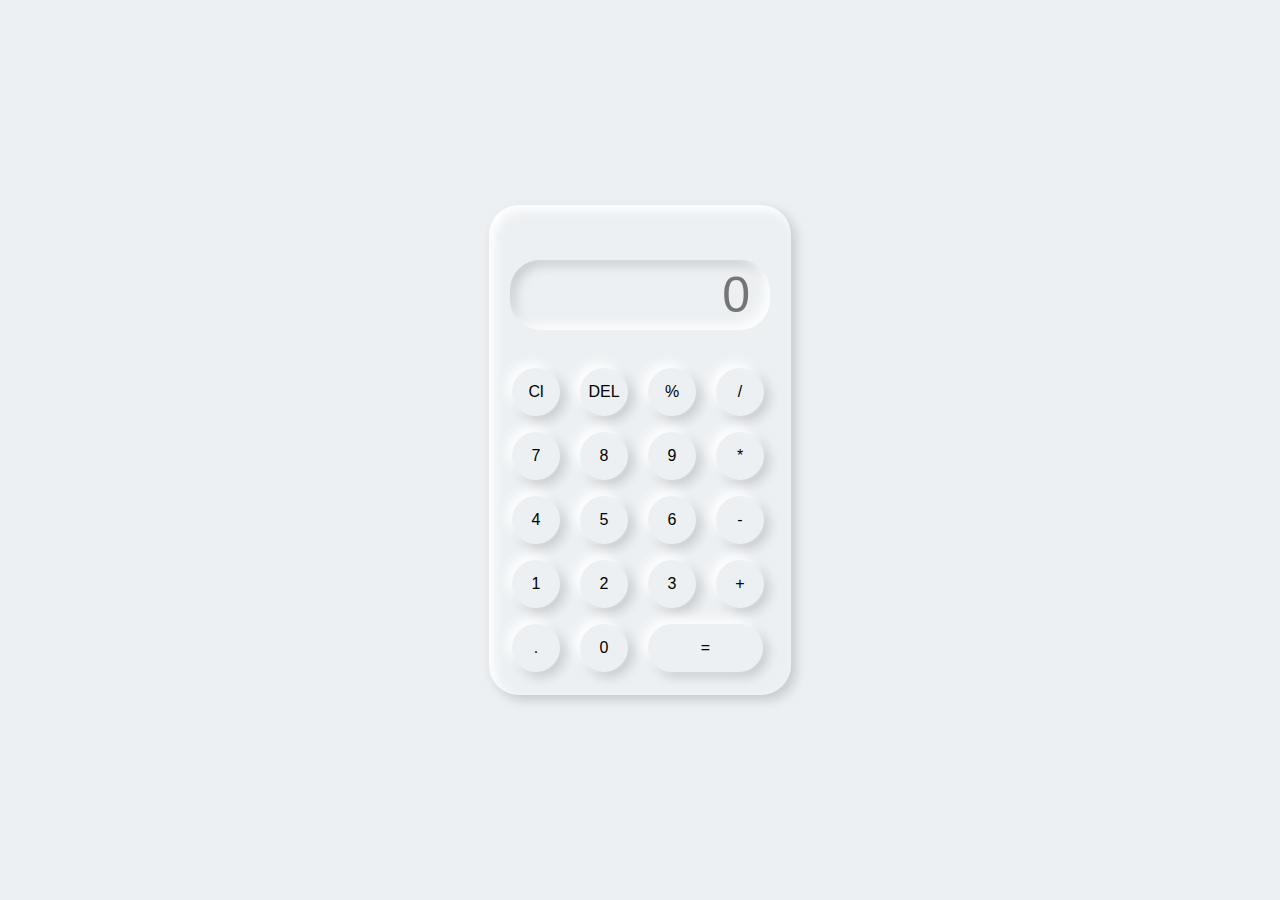
<file: Sixteen/Calculator/index.html>
<!DOCTYPE html>
<html lang="en">
<head>
  <meta charset="UTF-8">
  <meta name="viewport" content="width=device-width, initial-scale=1.0">
  <meta http-equiv="X-UA-Compatible" content="ie=edge">
  <title>Calculator</title>
  <link href="style.css" rel="stylesheet">
</head>
<body>
    <div class="container">
      <div class="calculator">
        <input type="text" placeholder="0" id="output-screen">
        <button onclick="clear()">Cl</button>
        <button onclick="del()">DEL</button>
        <button onclick="display('%')">%</button>
        <button onclick="display('/')">/</button>
        <button onclick="display('7')">7</button>
        <button onclick="display('8')">8</button>
        <button onclick="display('9')">9</button>
        <button onclick="display('*')">*</button>
        <button onclick="display('4')">4</button>
        <button onclick="display('5')">5</button>
        <button onclick="display('6')">6</button>
        <button onclick="display('-')">-</button>
        <button onclick="display('1')">1</button>
        <button onclick="display('2')">2</button>
        <button onclick="display('3')">3</button>
        <button onclick="display('+')">+</button>
        <button onclick="display('.')">.</button>
        <button onclick="display('0')">0</button>
        <button onclick="calculate()" class="equal">=</button>
      </div>
    </div>
  <script src="script.js"></script>
</body>
</html>
</file>
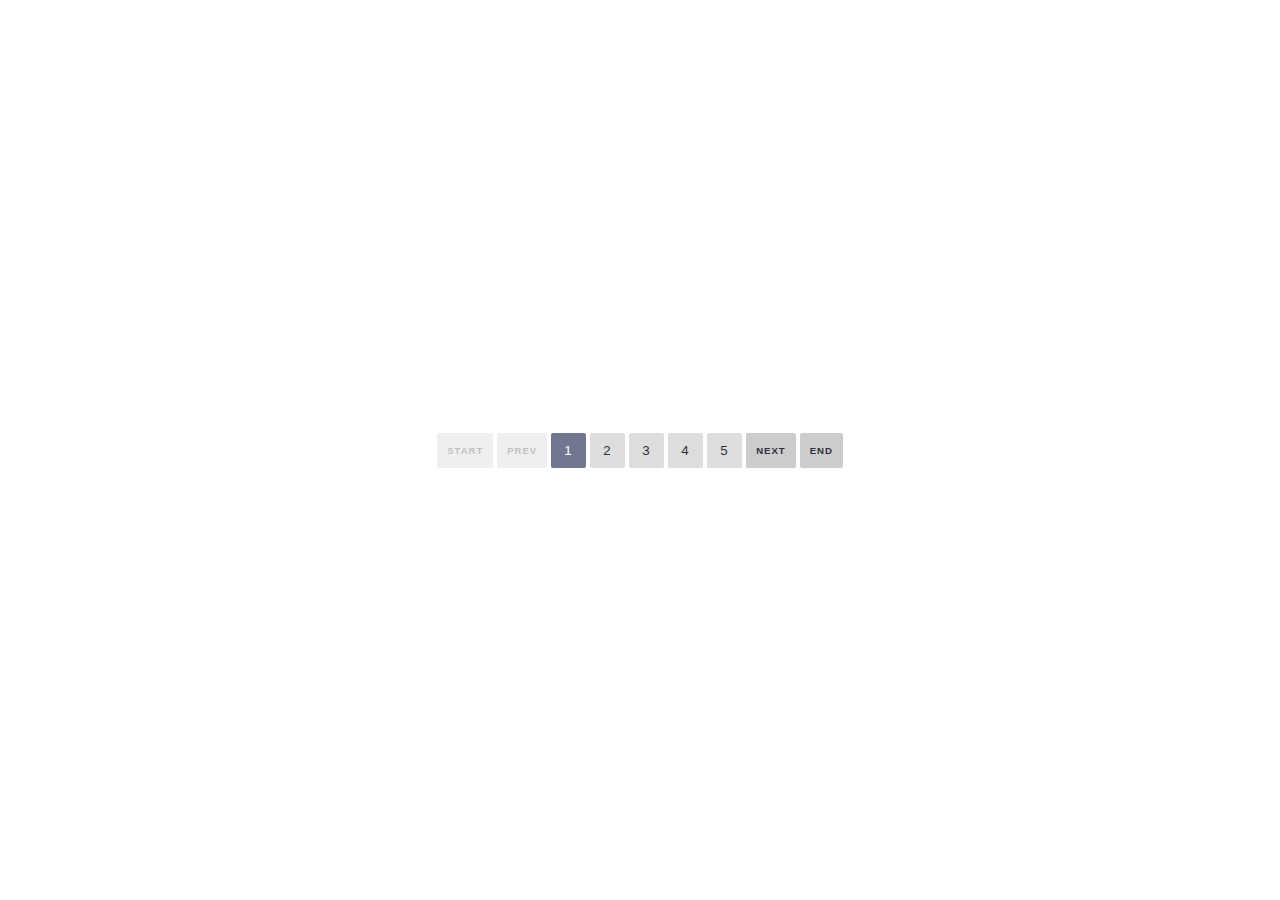
<file: Sixteen/Pagination/index.html>
<!DOCTYPE html>
<html lang="en">
<head>
    <meta charset="UTF-8">
    <meta http-equiv="X-UA-Compatible" content="IE=edge">
    <meta name="viewport" content="width=device-width, initial-scale=1.0">
    <title>Pagination</title>
    <link rel="stylesheet" href="style.css">
</head>
<body>
    <script src="script.js"></script>
</body>
</html>
</file>
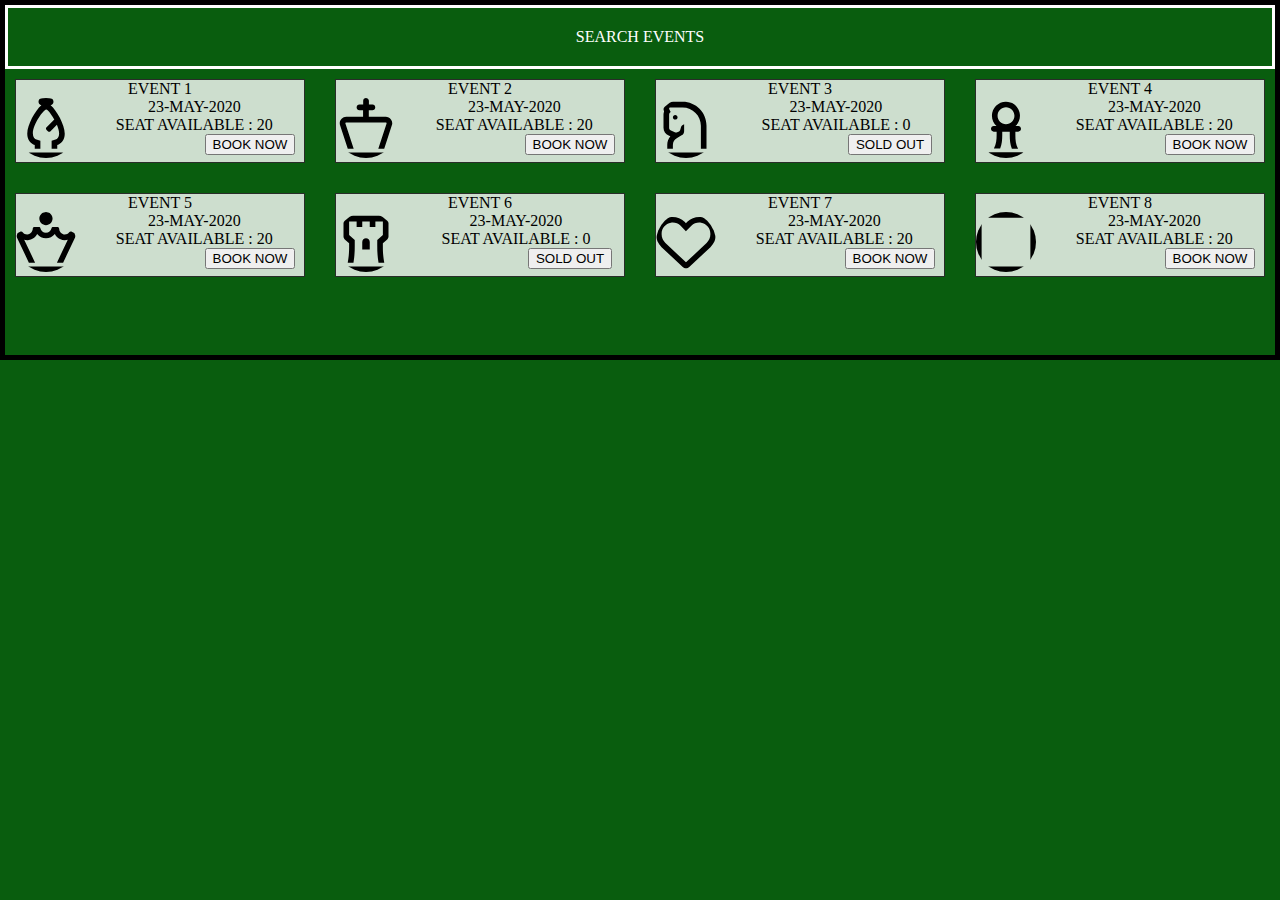
<file: Thirteen/EventsHomePage/index.html>
<!DOCTYPE html>
<html lang="en">
<head>
    <meta charset="UTF-8">
    <meta http-equiv="X-UA-Compatible" content="IE=edge">
    <meta name="viewport" content="width=device-width, initial-scale=1.0">
    <title>events home page</title>
    <link rel="stylesheet" href="style.css">
</head>
<body>
    <nav class="main-box">
        <p class="title">SEARCH EVENTS</p>
        <div class="events">
            <div class="event">
                <p>EVENT 1</p>
                <div class="subdiv">
                    <div>
                        <svg xmlns="http://www.w3.org/2000/svg" viewBox="0 0 320 512"><!--! Font Awesome Pro 6.1.2 by @fontawesome - https://fontawesome.com License - https://fontawesome.com/license (Commercial License) Copyright 2022 Fonticons, Inc. --><path d="M296 464H23.1C10.75 464 0 474.7 0 487.1S10.75 512 23.1 512h272C309.3 512 320 501.3 320 488S309.3 464 296 464zM0 304c0 51.63 30.12 85.25 64 96v32h48v-67.13l-33.5-10.63C63.75 349.5 48 333.9 48 304c0-84.1 93.2-206.5 112.6-206.5c19.63 0 60.01 67.18 70.28 85.8l-66.13 66.13c-3.125 3.125-4.688 7.219-4.688 11.31S161.6 268.9 164.8 272L176 283.2c3.125 3.125 7.219 4.688 11.31 4.688s8.188-1.562 11.31-4.688L253 229C264.4 256.8 272 283.5 272 304c0 29.88-15.75 45.5-30.5 50.25L208 364.9V432H256v-32c33.88-10.75 64-44.38 64-96c0-73.38-67.75-197.2-120.6-241.5C213.4 59.12 224 47 224 32c0-17.62-14.38-32-32-32H128C110.4 0 96 14.38 96 32c0 15 10.62 27.12 24.62 30.5C67.75 106.8 0 230.6 0 304z"/></svg>
                    </div>
                    <div>
                        <p>23-MAY-2020</p>
                        <p>SEAT AVAILABLE : 20</p>
                        <button>BOOK NOW</button>
                    </div>
                </div>
            </div>
            <div class="event">
                <p>EVENT 2</p>
                <div class="subdiv">
                    <div>
                        <svg xmlns="http://www.w3.org/2000/svg" viewBox="0 0 448 512"><!--! Font Awesome Pro 6.1.2 by @fontawesome - https://fontawesome.com License - https://fontawesome.com/license (Commercial License) Copyright 2022 Fonticons, Inc. --><path d="M391.9 464H55.95c-13.25 0-23.1 10.75-23.1 23.1S42.7 512 55.95 512h335.1c13.25 0 23.1-10.75 23.1-23.1S405.2 464 391.9 464zM448 216c0-11.82-3.783-23.51-11.08-33.17c-10.3-14.39-27-22.88-44.73-22.88L247.9 160V104h31.1c13.2 0 24.06-10.8 24.06-24S293.1 56 279.9 56h-31.1V23.1C247.9 10.8 237.2 0 223.1 0S199.9 10.8 199.9 23.1V56H167.9c-13.2 0-23.97 10.8-23.97 24S154.7 104 167.9 104h31.1V160H55.95C24.72 160 0 185.3 0 215.9C0 221.6 .8893 227.4 2.704 233L68.45 432h50.5L48.33 218.4C48.09 217.6 47.98 216.9 47.98 216.1C47.98 212.3 50.93 208 55.95 208h335.9c6.076 0 8.115 5.494 8.115 8.113c0 .6341-.078 1.269-.2405 1.887L328.8 432h50.62l65.1-199.2C447.2 227.3 448 221.7 448 216z"/></svg>
                    </div>
                    <div>
                        <p>23-MAY-2020</p>
                        <p>SEAT AVAILABLE : 20</p>
                        <button>BOOK NOW</button>
                    </div>
                </div>
            </div>
            <div class="event">
                <p>EVENT 3</p>
                <div class="subdiv">
                    <div>
                        <svg xmlns="http://www.w3.org/2000/svg" viewBox="0 0 384 512"><!--! Font Awesome Pro 6.1.2 by @fontawesome - https://fontawesome.com License - https://fontawesome.com/license (Commercial License) Copyright 2022 Fonticons, Inc. --><path d="M44 320.6l14.5 6.5c-17.01 20.24-26.44 45.91-26.44 72.35C32.06 399.7 32.12 432 32.12 432h48v-32c0-24.75 14-47.5 36.13-58.63l38.13-23.37c13.25-6.625 21.75-20.25 21.75-35.13v-58.75l-15.37 9C155.6 235.8 151.9 240.4 150.5 245.9L143 271c-2.25 7.625-8 13.88-15.38 16.75L117.1 292C114 293.3 110.7 293.9 107.4 293.9c-3.626 0-7.263-.7514-10.66-2.254L63.5 276.9C54.12 272.6 48 263.2 48 252.9V140.5c0-5.125 2.125-10.12 5.75-13.88l7.375-7.375L49.5 96C48.5 94.12 48 92 48 89.88C48 84.38 52.38 80 57.88 80h105c86.75 0 156.1 70.38 156.1 157.1V432h48.06l-.0625-194.9C367.9 124 276 32 162.9 32H57.88C25.88 32 0 57.88 0 89.88c0 8.5 1.75 16.88 5.125 24.62C1.75 122.8 0 131.6 0 140.5v112.4C0 282.2 17.25 308.8 44 320.6zM80.12 164c0 11 8.875 20 20 20c11 0 20-9 20-20s-9-20-20-20C89 144 80.12 153 80.12 164zM360 464H23.1C10.75 464 0 474.7 0 487.1S10.75 512 23.1 512H360C373.3 512 384 501.3 384 488S373.3 464 360 464z"/></svg>
                    </div>
                    <div>
                        <p>23-MAY-2020</p>
                        <p>SEAT AVAILABLE : 0</p>
                        <button>SOLD OUT</button>
                    </div>
                </div>
            </div>
            <div class="event">
                <p>EVENT 4</p>
                <div class="subdiv">
                    <div>
                        <svg xmlns="http://www.w3.org/2000/svg" viewBox="0 0 320 512"><!--! Font Awesome Pro 6.1.2 by @fontawesome - https://fontawesome.com License - https://fontawesome.com/license (Commercial License) Copyright 2022 Fonticons, Inc. --><path d="M296 463.1H23.1c-13.25 0-23.1 10.75-23.1 24s10.75 24 23.1 24h272c13.25 0 23.1-10.75 23.1-23.1S309.3 463.1 296 463.1zM55.1 287.1L80 287.1v29.5c0 40.25-3.5 81.25-23.38 114.5h53.5C125.1 394.1 128 354.6 128 317.5v-29.5h64v29.5c0 37.13 2.875 77.5 17.88 114.5h53.5C243.5 398.7 240 357.7 240 317.5V287.1l24-.0001C277.3 287.1 288 277.3 288 263.1c0-13.25-10.75-24-23.1-24H241c23.75-21.88 38.1-53.12 38.1-87.1c0-9.393-1.106-19.05-3.451-28.86C272.3 105.4 244.9 32 159.1 32C93.75 32 40 85.75 40 151.1c0 34.88 15.12 66.12 39 88H55.1C42.75 239.1 32 250.7 32 263.1C32 277.3 42.75 287.1 55.1 287.1zM160 79.1c39.75 0 72 32.25 72 72S199.8 223.1 160 223.1S88 191.7 88 151.1S120.2 79.1 160 79.1z"/></svg>
                    </div>
                    <div>
                        <p>23-MAY-2020</p>
                        <p>SEAT AVAILABLE : 20</p>
                        <button>BOOK NOW</button>
                    </div>
                </div>
            </div>
            <div class="event">
                <p>EVENT 5</p>
                <div class="subdiv">
                    <div>
                        <svg xmlns="http://www.w3.org/2000/svg" viewBox="0 0 512 512"><!--! Font Awesome Pro 6.1.2 by @fontawesome - https://fontawesome.com License - https://fontawesome.com/license (Commercial License) Copyright 2022 Fonticons, Inc. --><path d="M256 112c30.88 0 56-25.12 56-56S286.9 0 256 0S199.1 25.12 199.1 56S225.1 112 256 112zM511.1 197.4c0-5.178-2.509-10.2-7.096-13.26L476.4 168.2c-2.5-1.75-5.497-2.62-8.497-2.62c-5.501 .125-10.63 2.87-13.75 7.245c-9.001 12-23.16 19.13-38.16 19.13c-3.125 0-6.089-.2528-9.089-.8778c-23.13-4.25-38.88-26.25-38.88-49.75C367.1 134 361.1 128 354.6 128h-38.75c-6.001 0-11.63 4-12.88 9.875C298.2 160.1 278.7 176 255.1 176c-22.75 0-42.25-15.88-47-38.12C207.7 132 202.2 128 196.1 128h-38.75C149.1 128 143.1 134 143.1 141.4c0 18.49-13.66 50.62-47.95 50.62c-15.13 0-29.3-7.118-38.3-19.24C54.6 168.4 49.66 165.7 44.15 165.6c-3 0-5.931 .8951-8.432 2.645l-28.63 16C2.509 187.2 0 192.3 0 197.4c0 2.438 .5583 4.901 1.72 7.185L109.9 432h53.13L69.85 236.4C78.35 238.8 87.11 240 95.98 240c2.432 0 56.83 1.503 84.76-52.5C198.1 210.5 226.6 224 255.9 224c29.38 0 57.01-13.38 75.26-36.25C336.1 197.6 360.6 240 416 240c8.751 0 17.5-1.125 26-3.5L349 432h53.13l108.1-227.4C511.4 202.3 511.1 199.8 511.1 197.4zM424 464H87.98c-13.26 0-24 10.75-24 23.1S74.72 512 87.98 512h336c13.26 0 24-10.75 24-23.1S437.3 464 424 464z"/></svg>
                    </div>
                    <div>
                        <p>23-MAY-2020</p>
                        <p>SEAT AVAILABLE : 20</p>
                        <button>BOOK NOW</button>
                    </div>
                </div>
            </div>
            <div class="event">
                <p>EVENT 6</p>
                <div class="subdiv">
                    <div>
                        <svg xmlns="http://www.w3.org/2000/svg" viewBox="0 0 384 512"><!--! Font Awesome Pro 6.1.2 by @fontawesome - https://fontawesome.com License - https://fontawesome.com/license (Commercial License) Copyright 2022 Fonticons, Inc. --><path d="M360 464H23.1C10.75 464 0 474.7 0 487.1S10.75 512 23.1 512H360C373.3 512 384 501.3 384 488S373.3 464 360 464zM345.1 32h-308C17 32 0 49 0 70v139.4C0 218.8 4 227.5 11 233.6L48 265.8c0 8.885 .0504 17.64 .0504 26.46c0 39.32-1.001 79.96-11.93 139.8h49C94.95 374.3 96.11 333.3 96.11 285.5C96.11 270.7 96 255.1 96 238.2L48 196.5V80h64V128H160V80h64V128h48V80h64v116.5L288 238.2c0 16.77-.1124 32.25-.1124 47.1c0 47.79 1.164 89.15 10.99 146.7h49c-10.92-59.83-11.93-100.6-11.93-139.9C335.9 283.3 336 274.6 336 265.8l37-32.13C380 227.5 384 218.8 384 209.4V70C384 49 367 32 345.1 32zM192 224C174.4 224 160 238.4 160 256v64h64V256C224 238.4 209.6 224 192 224z"/></svg>
                    </div>
                    <div>
                        <p>23-MAY-2020</p>
                        <p>SEAT AVAILABLE : 0</p>
                        <button>SOLD OUT</button>
                    </div>
                </div>
            </div>
            <div class="event">
                <p>EVENT 7</p>
                <div class="subdiv">
                    <div>
                        <svg xmlns="http://www.w3.org/2000/svg" viewBox="0 0 512 512"><!--! Font Awesome Pro 6.1.2 by @fontawesome - https://fontawesome.com License - https://fontawesome.com/license (Commercial License) Copyright 2022 Fonticons, Inc. --><path d="M244 84L255.1 96L267.1 84.02C300.6 51.37 347 36.51 392.6 44.1C461.5 55.58 512 115.2 512 185.1V190.9C512 232.4 494.8 272.1 464.4 300.4L283.7 469.1C276.2 476.1 266.3 480 256 480C245.7 480 235.8 476.1 228.3 469.1L47.59 300.4C17.23 272.1 0 232.4 0 190.9V185.1C0 115.2 50.52 55.58 119.4 44.1C164.1 36.51 211.4 51.37 244 84C243.1 84 244 84.01 244 84L244 84zM255.1 163.9L210.1 117.1C188.4 96.28 157.6 86.4 127.3 91.44C81.55 99.07 48 138.7 48 185.1V190.9C48 219.1 59.71 246.1 80.34 265.3L256 429.3L431.7 265.3C452.3 246.1 464 219.1 464 190.9V185.1C464 138.7 430.4 99.07 384.7 91.44C354.4 86.4 323.6 96.28 301.9 117.1L255.1 163.9z"/></svg>
                    </div>
                    <div>
                        <p>23-MAY-2020</p>
                        <p>SEAT AVAILABLE : 20</p>
                        <button>BOOK NOW</button>
                    </div>
                </div>
            </div>
            <div class="event">
                <p>EVENT 8</p>
                <div class="subdiv">
                    <div>
                        <svg xmlns="http://www.w3.org/2000/svg" viewBox="0 0 512 512"><!--! Font Awesome Pro 6.1.2 by @fontawesome - https://fontawesome.com License - https://fontawesome.com/license (Commercial License) Copyright 2022 Fonticons, Inc. --><path d="M512 0V512H0V0H512zM464 48H48V464H464V48z"/></svg>
                    </div>
                    <div>
                        <p>23-MAY-2020</p>
                        <p>SEAT AVAILABLE : 20</p>
                        <button>BOOK NOW</button>
                    </div>
                </div>
            </div>
        </div>
    </nav>
</body>
</html>
</file>
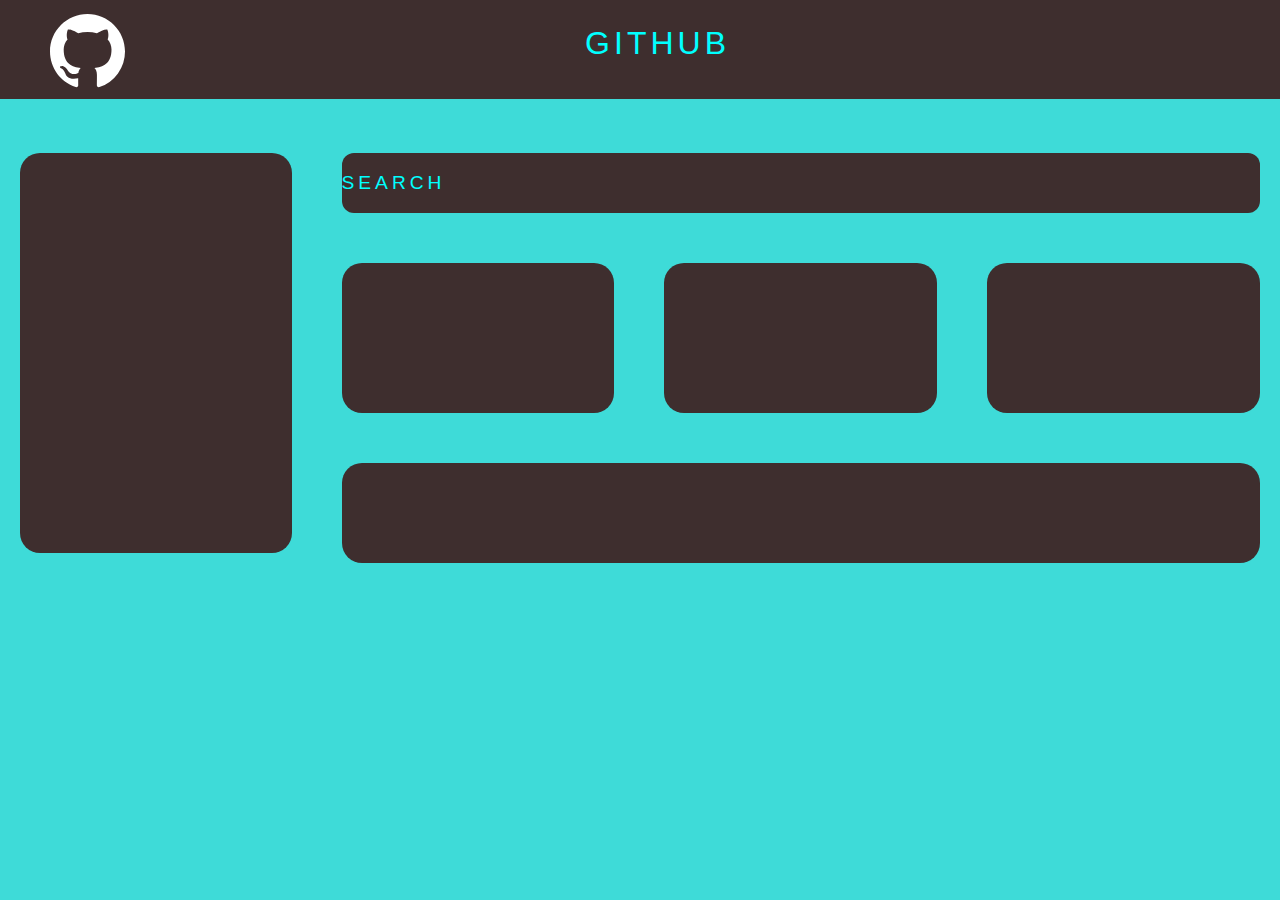
<file: Thirteen/GitHubProfilePage/index.html>
<!DOCTYPE html>
<html lang="en">
<head>
    <meta charset="UTF-8">
    <meta http-equiv="X-UA-Compatible" content="IE=edge">
    <meta name="viewport" content="width=device-width, initial-scale=1.0">
    <title>Git Hub Profile Page</title>
    <link rel="stylesheet" href="style.css">
</head>
<body>
    <div class="top_box">
        <svg xmlns="http://www.w3.org/2000/svg" width="75" height="75" fill="white" class="bi bi-github" viewBox="0 0 16 16">
            <path d="M8 0C3.58 0 0 3.58 0 8c0 3.54 2.29 6.53 5.47 7.59.4.07.55-.17.55-.38 0-.19-.01-.82-.01-1.49-2.01.37-2.53-.49-2.69-.94-.09-.23-.48-.94-.82-1.13-.28-.15-.68-.52-.01-.53.63-.01 1.08.58 1.23.82.72 1.21 1.87.87 2.33.66.07-.52.28-.87.51-1.07-1.78-.2-3.64-.89-3.64-3.95 0-.87.31-1.59.82-2.15-.08-.2-.36-1.02.08-2.12 0 0 .67-.21 2.2.82.64-.18 1.32-.27 2-.27.68 0 1.36.09 2 .27 1.53-1.04 2.2-.82 2.2-.82.44 1.1.16 1.92.08 2.12.51.56.82 1.27.82 2.15 0 3.07-1.87 3.75-3.65 3.95.29.25.54.73.54 1.48 0 1.07-.01 1.93-.01 2.2 0 .21.15.46.55.38A8.012 8.012 0 0 0 16 8c0-4.42-3.58-8-8-8z"/>
          </svg>
          <span class="title">GITHUB</span>
    </div>
    <br><br><br>
    <div class="content">
        <div id="left"></div>
        <div id="right-top"><p class="search">SEARCH</p></div>
        <div id="middle-1"></div>
        <div id="middle-2"></div>
        <div id="middle-3"></div>
        <div id="bottom"></div>
    </div>
</body>
</html>
</file>
<file: Sixteen/Calculator/style.css>
*{
    margin:0;
    padding:0;
    box-sizing: border-box;
    background-color: #ecf0f3;
    font-family: sans-serif;
    outline: none;
}

.container{
    height:100vh;
    display: flex;
    align-items: center;
    justify-content: center;
}

.calculator{
    background-color: #ecf0f3;
    padding:15px;
    border-radius: 30px;
    box-shadow: inset 5px 5px 12px #ffffff, 5px 5px 12px rgba(0,0,0,.16);
    display: grid;
    grid-template-columns: repeat(4,68px);
}

input{
    grid-column: span 4;
    height: 70px;
    width: 260px;
    background-color: #ecf0f3;
    box-shadow: inset -5px -5px 12px #ffffff,inset 5px 5px 12px rgba(0,0,0,.16);
    border:none;
    border-radius: 30px;
    color:rgb(70,70,70);
    font-size: 50px;
    text-align: end;
    margin:auto;
    margin-top:40px;
    margin-bottom: 30px;
    padding: 20px; 
}

button{
    height:48px;
    width:48px;
    background-color: #ecf0f3;
    box-shadow: -5px -5px 12px #ffffff, 5px 5px 12px rgba(0,0,0,.16);
    border:none;
    border-radius: 50%;
    margin: 8px;
    font-size: 16px;
}

.equal{
    width:115px;
    border-radius: 40px;
    background-color: #ecf0f3;
    box-shadow: -5px -5px 12px #ffffff, 5px 5px 12px rgba(0,0,0,.16);
}
</file>
<file: Sixteen/Pagination/style.css>
html,body{
    width:100%;
    height:100%;
    margin:0;
    font-family: sans-serif;
    padding: 25px;
    background: #fff;
    color:#111;
    display: flex;
    justify-content: center;
    align-items: center;
}

*,*:before,*::after{
    box-sizing:border-box;
}

button{
    background: none;
    appearance: none;
    border: none;
    cursor: pointer;
}

.pagination-buttons{
    display: flex;
    align-items: center;
    gap: 4px;
}

.page-btn{
    background: #ddd;
    color: #2c303a;
    height:35px;
    border-radius: 2px;
    padding: 0 10px;
    text-transform: uppercase;
    letter-spacing: 0.1em;
    transition: background 0.3s ease;
}

.page-btn:not([class$="-page"]){
    width:35px;
}

.page-btn[class$="-page"]{
    background: #ccc;
    font-size: 0.6em;
    font-weight: bold;
}

.page-btn.active{
    background: #717790;
    color:#fff;
}

.page-btn[disabled]{
    opacity:0.3;
}
</file>
<file: Thirteen/EventsHomePage/style.css>
body{
    margin:0;
    padding: 0;
    min-width: 100%;
    overflow-x: hidden;
    background-color: rgb(9, 93, 14);
}

.main-box{
    border: 5px solid black;
    height:350px;
    width: 1270px;
}

.title{
    text-align: center;
    border: 3px solid white;
    padding: 20px;
    color: white;
}

.events{
    display:grid;
    gap:30px;
    grid-template-columns: auto auto auto auto;
    padding: 10px;
}

.event{
    background-color: rgba(255, 255, 255, 0.8);
    border: 1px solid rgba(0, 0, 0, 0.8);
}

svg{
    border-radius: 50%;
    height: 60px;
    width: 60px;
}

button{
    margin-left: 120px;
}

.subdiv{
    display: grid;
    grid-template-columns: auto auto;
}

p{

    text-align: center;
    margin:0;
}
</file>
<file: Thirteen/GitHubProfilePage/style.css>
body{
    margin: 0;
    padding: 0;
    min-width: 100%;
    overflow-x: hidden;
    background-color: rgba(38, 214, 211, 0.89);
}

svg{
 margin-left: 50px; 
 margin-top: 8px;  
 position: relative;
}

.top_box{
    background-color:rgb(62, 46, 46);
    padding-bottom: 6px;
    padding-top: 6px;
}

.title{
    color:aqua;
    font-family: 'Segoe UI', Tahoma, Geneva, Verdana, sans-serif;
    font-stretch: semi-expanded;
    letter-spacing: 4px;
    font-size: xx-large;
    position: absolute;
    right: 550px;
    top: 25px;
}

.content{
    display: grid;  
    gap: 50px;
    grid-template-areas: 
    'left right-top right-top right-top'
    'left middle-1 middle-2 middle-3'
    'left middle-1 middle-2 middle-3'
    'left middle-1 middle-2 middle-3'
    'left middle-1 middle-2 middle-3'
    'left bottom bottom bottom'
    'left bottom bottom bottom'
    'left bottom bottom bottom';
}

.content > div{
    background-color:rgb(62, 46, 46);
    border-radius: 20px;
}

#left{
    grid-area: left;
    height: 400px;
    margin-left: 20px;
}

#right-top{
    grid-area: right-top;
    margin-right: 20px;
    border-radius: 12px;
}

.search{
    color: aqua;
    font-family: 'Segoe UI', Tahoma, Geneva, Verdana, sans-serif;
    letter-spacing: 4px;
    font-size: larger;
}

#middle-1{
    grid-area: middle-1;
}

#middle-2{
    grid-area: middle-2;
}

#middle-3{
    grid-area: middle-3;
    margin-right: 20px;
}

#bottom{
    grid-area: bottom;
    margin-right: 20px;
    
}
</file>
